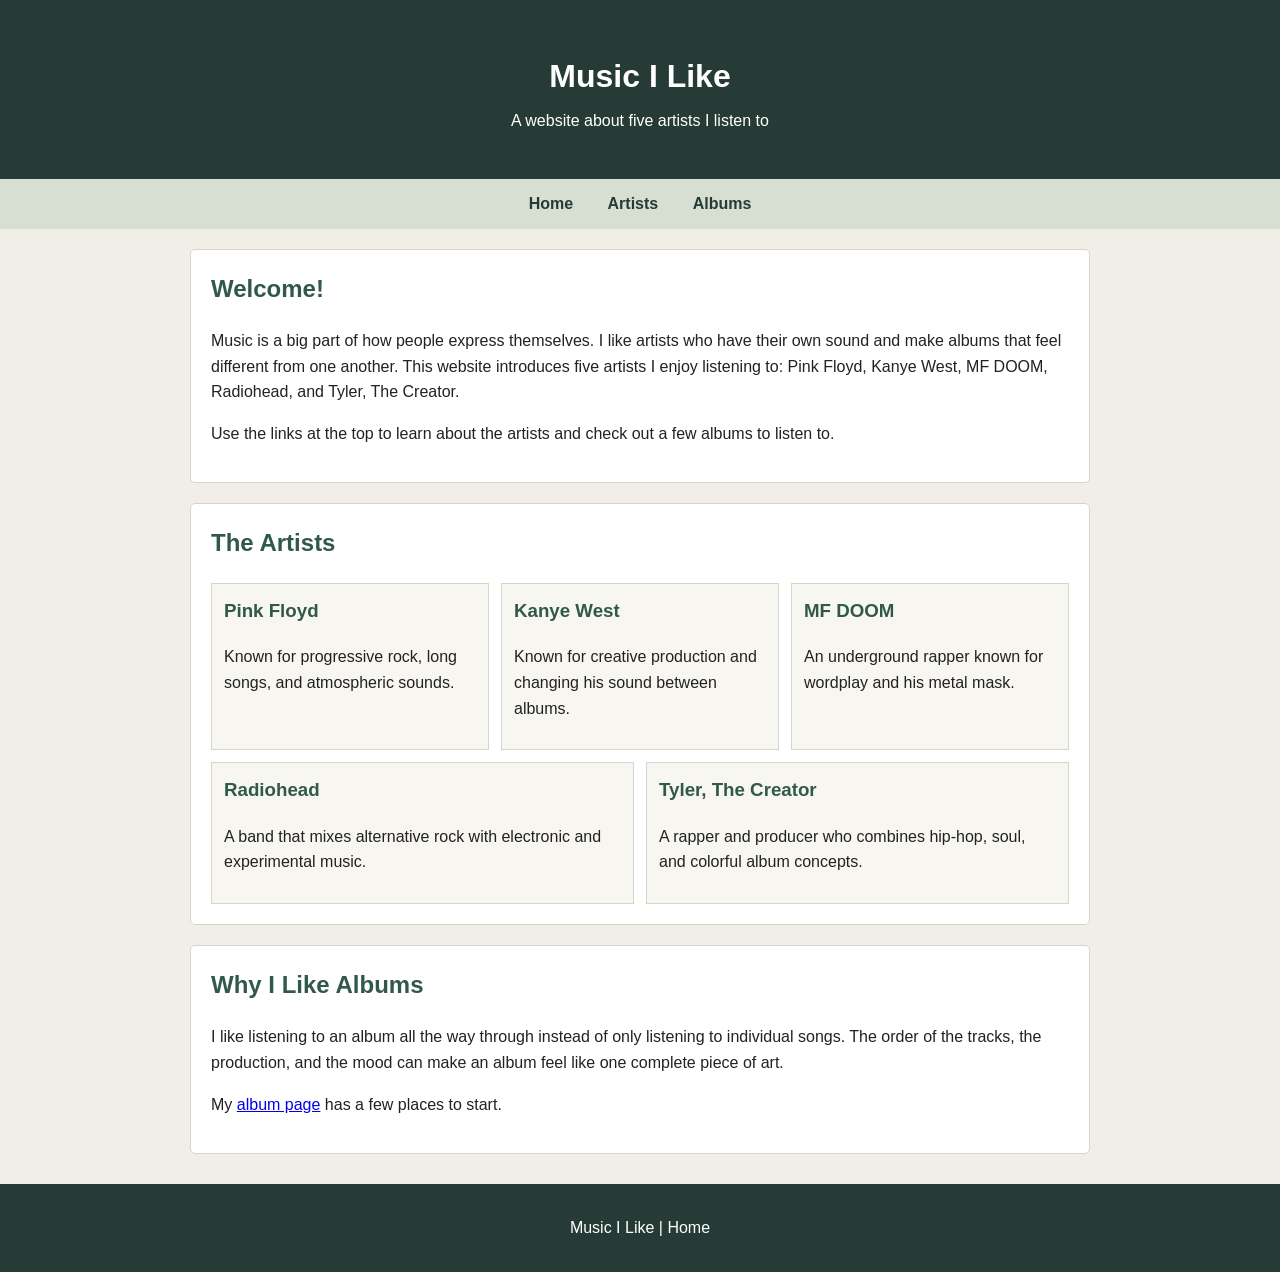
<file: index.html>
<!DOCTYPE html>
<html lang="en">
<head>
    <meta charset="UTF-8">
    <meta name="viewport" content="width=device-width, initial-scale=1.0">
    <title>Music I Like</title>
    <link rel="stylesheet" href="style.css">
</head>
<body>
    <header>
        <h1>Music I Like</h1>
        <p>A website about five artists I listen to</p>
    </header>

    <nav>
        <a href="index.html">Home</a>
        <a href="artists.html">Artists</a>
        <a href="albums.html">Albums</a>
    </nav>

    <main>
        <section>
            <h2>Welcome!</h2>
            <p>Music is a big part of how people express themselves. I like artists who have their own sound and make albums that feel different from one another. This website introduces five artists I enjoy listening to: Pink Floyd, Kanye West, MF DOOM, Radiohead, and Tyler, The Creator.</p>
            <p>Use the links at the top to learn about the artists and check out a few albums to listen to.</p>
        </section>

        <section>
            <h2>The Artists</h2>
            <div class="artist-list">
                <article>
                    <h3>Pink Floyd</h3>
                    <p>Known for progressive rock, long songs, and atmospheric sounds.</p>
                </article>
                <article>
                    <h3>Kanye West</h3>
                    <p>Known for creative production and changing his sound between albums.</p>
                </article>
                <article>
                    <h3>MF DOOM</h3>
                    <p>An underground rapper known for wordplay and his metal mask.</p>
                </article>
                <article>
                    <h3>Radiohead</h3>
                    <p>A band that mixes alternative rock with electronic and experimental music.</p>
                </article>
                <article>
                    <h3>Tyler, The Creator</h3>
                    <p>A rapper and producer who combines hip-hop, soul, and colorful album concepts.</p>
                </article>
            </div>
        </section>

        <section>
            <h2>Why I Like Albums</h2>
            <p>I like listening to an album all the way through instead of only listening to individual songs. The order of the tracks, the production, and the mood can make an album feel like one complete piece of art.</p>
            <p>My <a href="albums.html">album page</a> has a few places to start.</p>
        </section>
    </main>

    <footer>
        <p>Music I Like | Home</p>
    </footer>
</body>
</html>
</file>
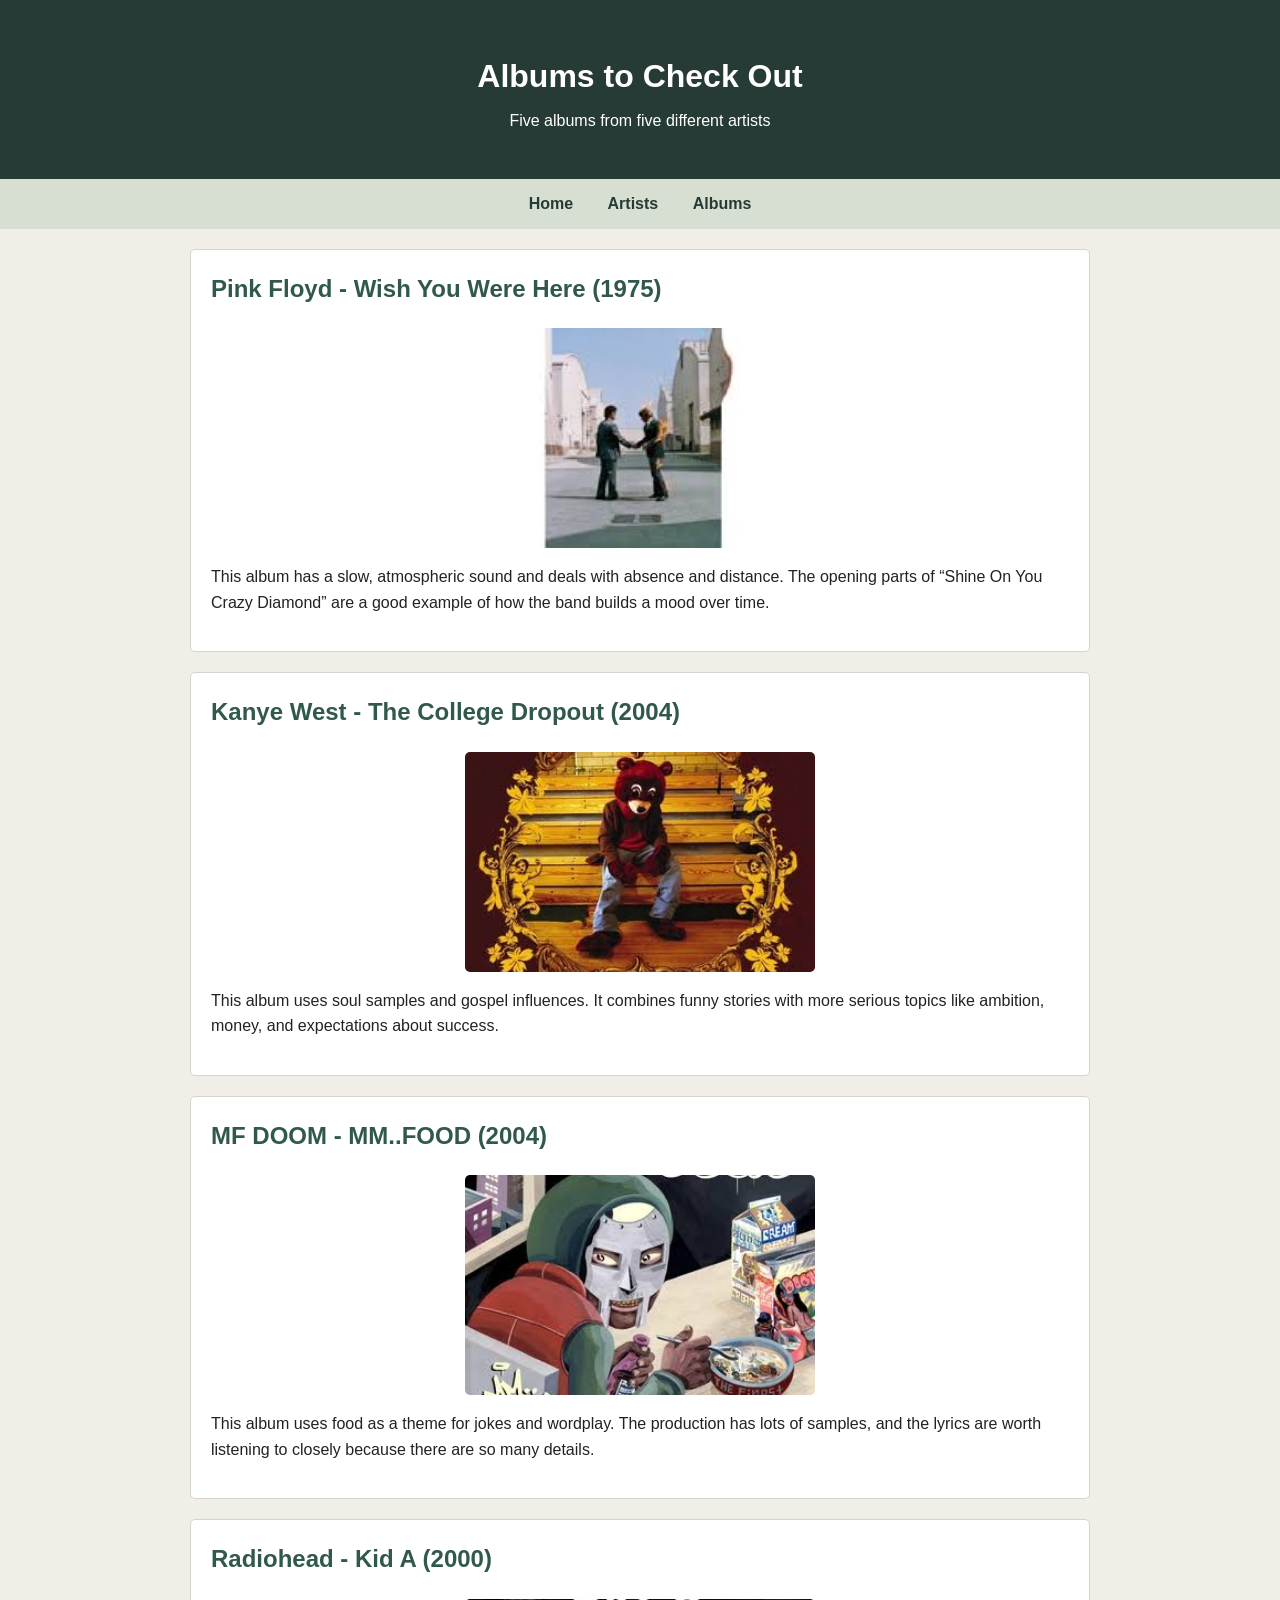
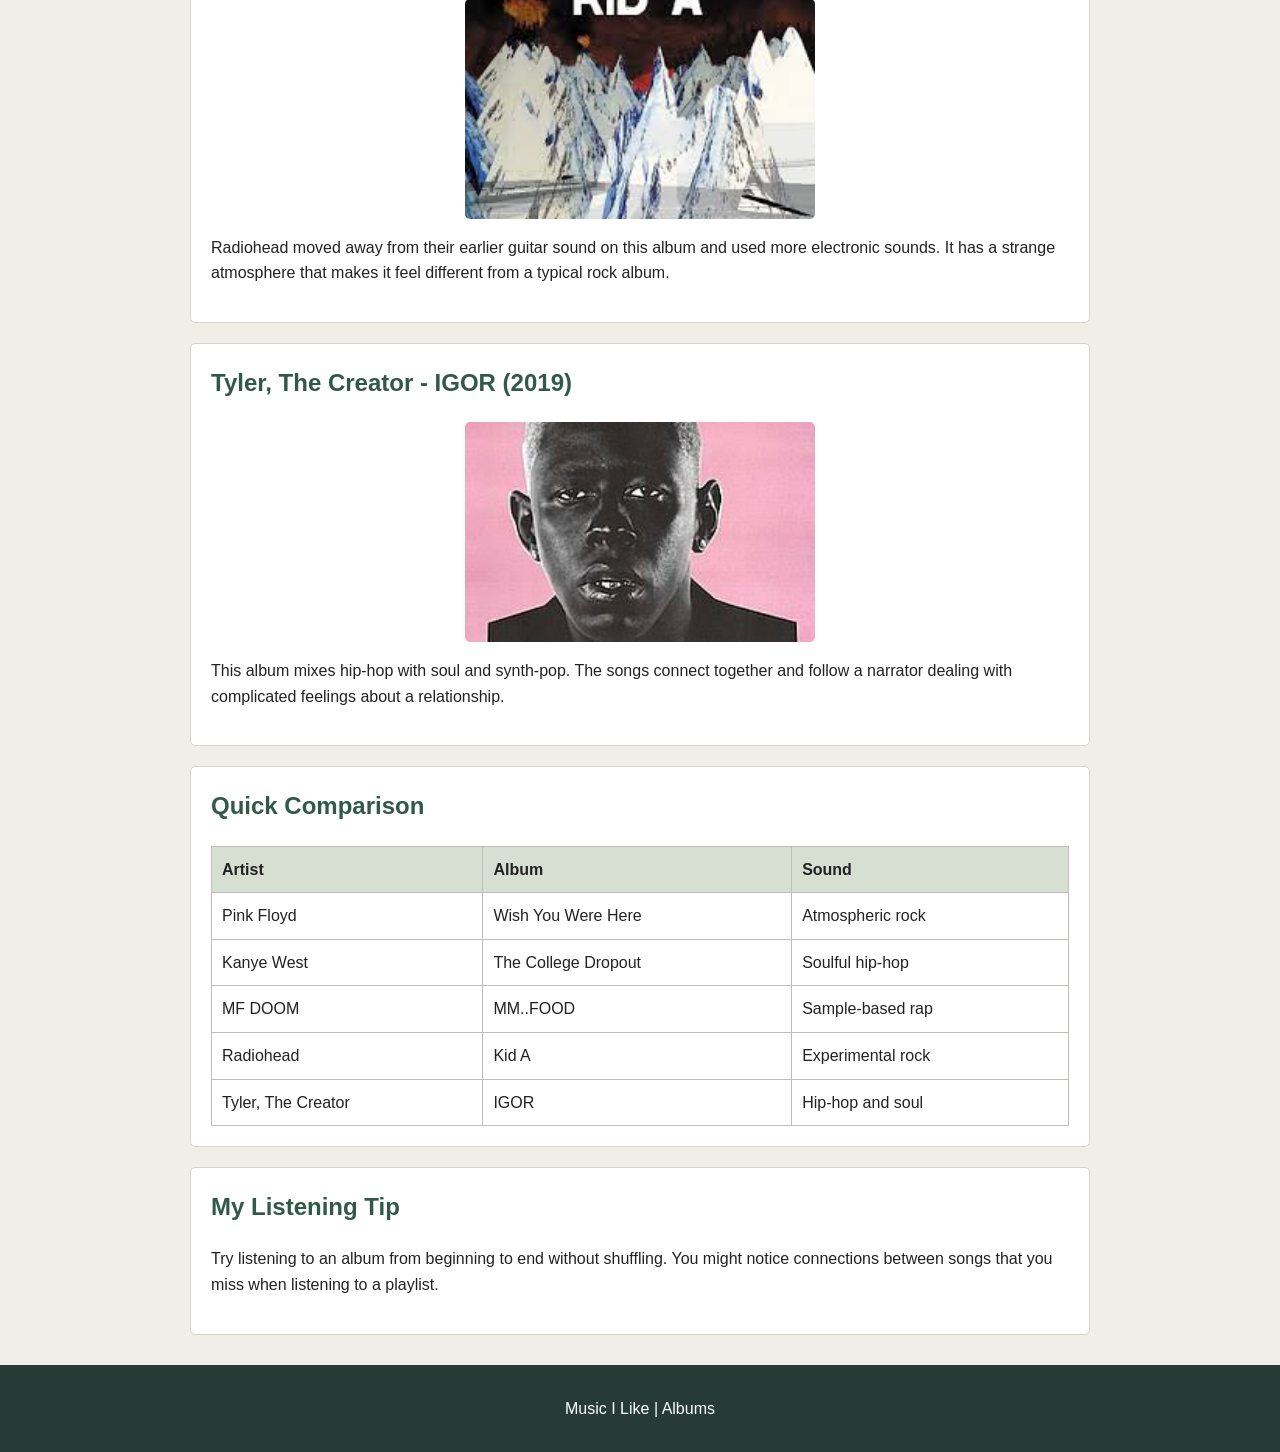
<file: albums.html>
<!DOCTYPE html>
<html lang="en">
<head>
    <meta charset="UTF-8">
    <meta name="viewport" content="width=device-width, initial-scale=1.0">
    <title>Albums - Music I Like</title>
    <link rel="stylesheet" href="style.css">
</head>
<body>
    <header>
        <h1>Albums to Check Out</h1>
        <p>Five albums from five different artists</p>
    </header>

    <nav>
        <a href="index.html">Home</a>
        <a href="artists.html">Artists</a>
        <a href="albums.html">Albums</a>
    </nav>

    <main>
        <section>
            <h2>Pink Floyd - Wish You Were Here (1975)</h2>
            <img src="img/wish-you-were-here.jpg"
                 alt="Wish You Were Here album cover"
                 class="artist-image">
            <p>This album has a slow, atmospheric sound and deals with absence and distance. The opening parts of “Shine On You Crazy Diamond” are a good example of how the band builds a mood over time.</p>
        </section>

        <section>
            <h2>Kanye West - The College Dropout (2004)</h2>
            <img src="img/college-dropout.jpg"
                 alt="The College Dropout album cover"
                 class="artist-image">
            <p>This album uses soul samples and gospel influences. It combines funny stories with more serious topics like ambition, money, and expectations about success.</p>
        </section>

        <section>
            <h2>MF DOOM - MM..FOOD (2004)</h2>
            <img src="img/mm-food.jpg"
                 alt="MM..FOOD album cover"
                 class="artist-image">
            <p>This album uses food as a theme for jokes and wordplay. The production has lots of samples, and the lyrics are worth listening to closely because there are so many details.</p>
        </section>

        <section>
            <h2>Radiohead - Kid A (2000)</h2>
            <img src="img/kid-a.jpg"
                 alt="Kid A album cover"
                 class="artist-image">
            <p>Radiohead moved away from their earlier guitar sound on this album and used more electronic sounds. It has a strange atmosphere that makes it feel different from a typical rock album.</p>
        </section>

        <section>
            <h2>Tyler, The Creator - IGOR (2019)</h2>
            <img src="img/igor.jpg"
                 alt="IGOR album cover"
                 class="artist-image">
            <p>This album mixes hip-hop with soul and synth-pop. The songs connect together and follow a narrator dealing with complicated feelings about a relationship.</p>
        </section>

        <section>
            <h2>Quick Comparison</h2>
            <table>
                <tr>
                    <th>Artist</th>
                    <th>Album</th>
                    <th>Sound</th>
                </tr>
                <tr>
                    <td>Pink Floyd</td>
                    <td>Wish You Were Here</td>
                    <td>Atmospheric rock</td>
                </tr>
                <tr>
                    <td>Kanye West</td>
                    <td>The College Dropout</td>
                    <td>Soulful hip-hop</td>
                </tr>
                <tr>
                    <td>MF DOOM</td>
                    <td>MM..FOOD</td>
                    <td>Sample-based rap</td>
                </tr>
                <tr>
                    <td>Radiohead</td>
                    <td>Kid A</td>
                    <td>Experimental rock</td>
                </tr>
                <tr>
                    <td>Tyler, The Creator</td>
                    <td>IGOR</td>
                    <td>Hip-hop and soul</td>
                </tr>
            </table>
        </section>

        <section>
            <h2>My Listening Tip</h2>
            <p>Try listening to an album from beginning to end without shuffling. You might notice connections between songs that you miss when listening to a playlist.</p>
        </section>
    </main>

    <footer>
        <p>Music I Like | Albums</p>
    </footer>
</body>
</html>
</file>
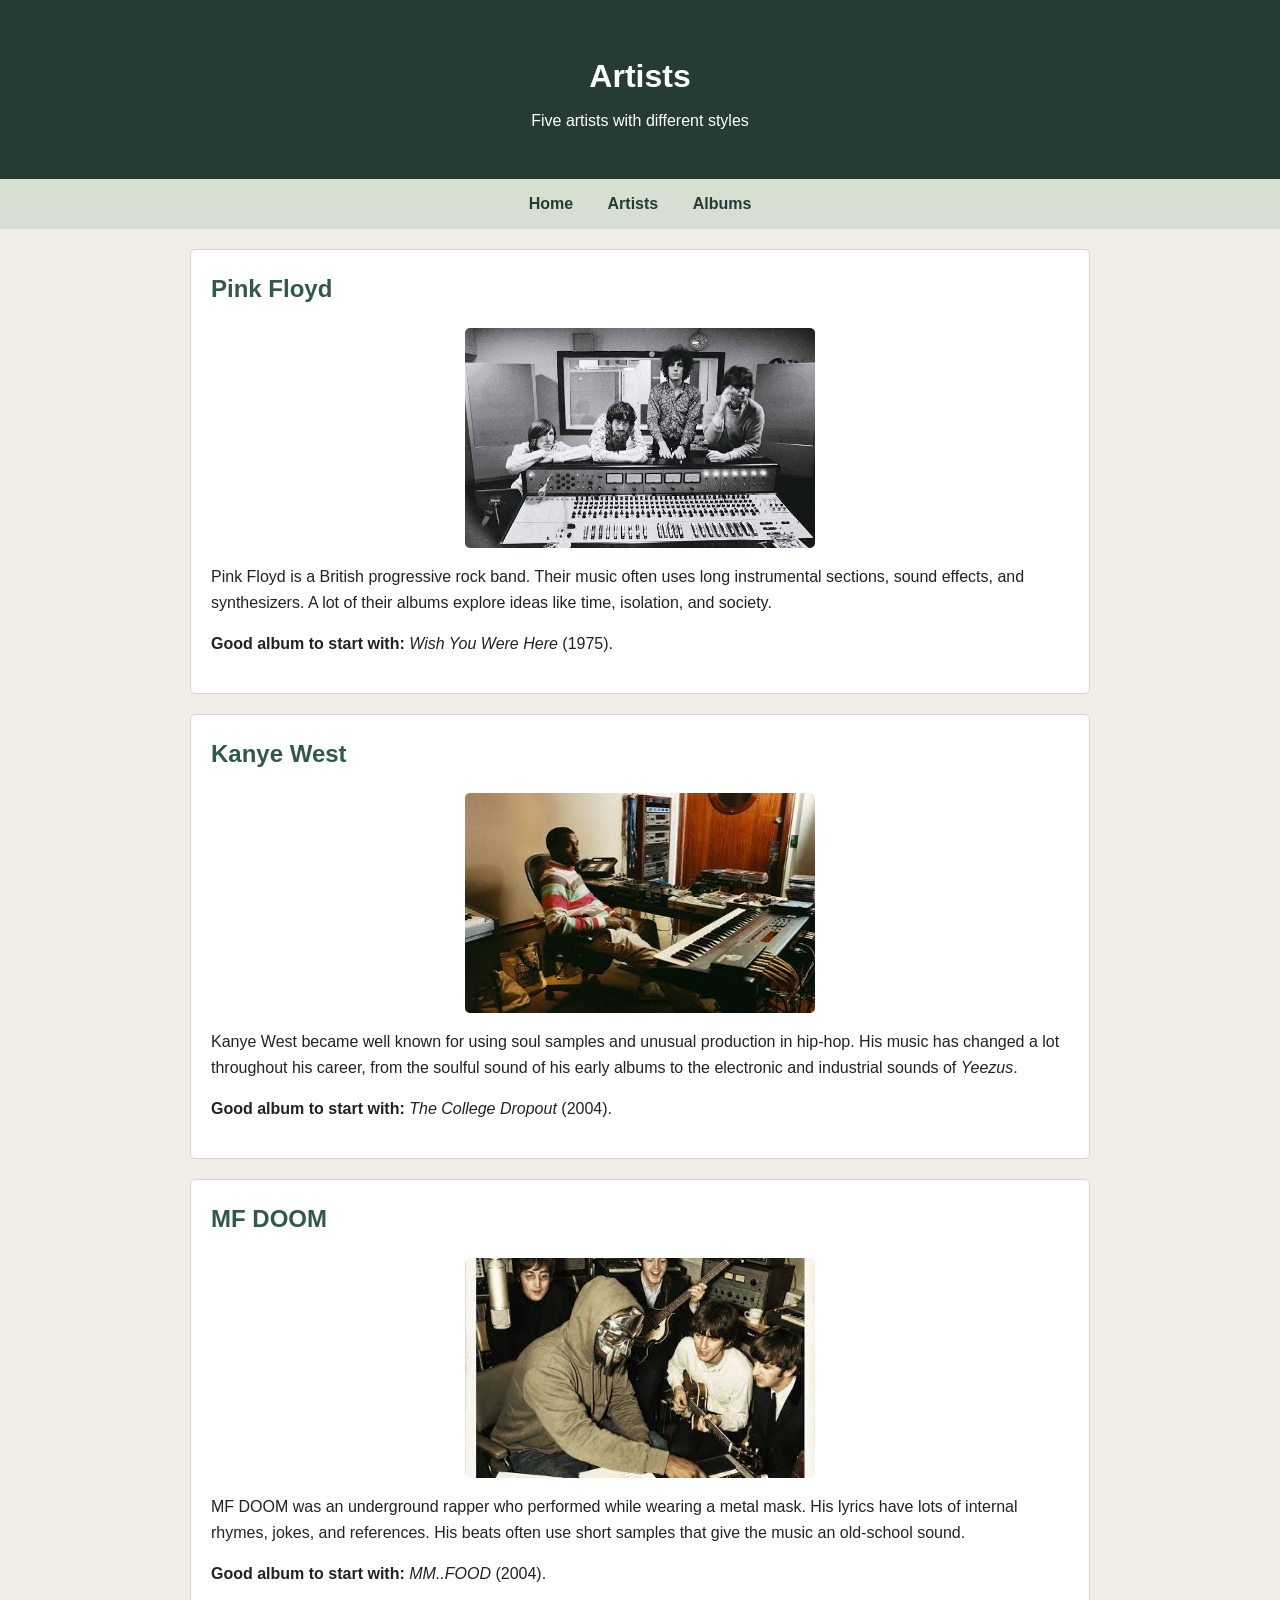
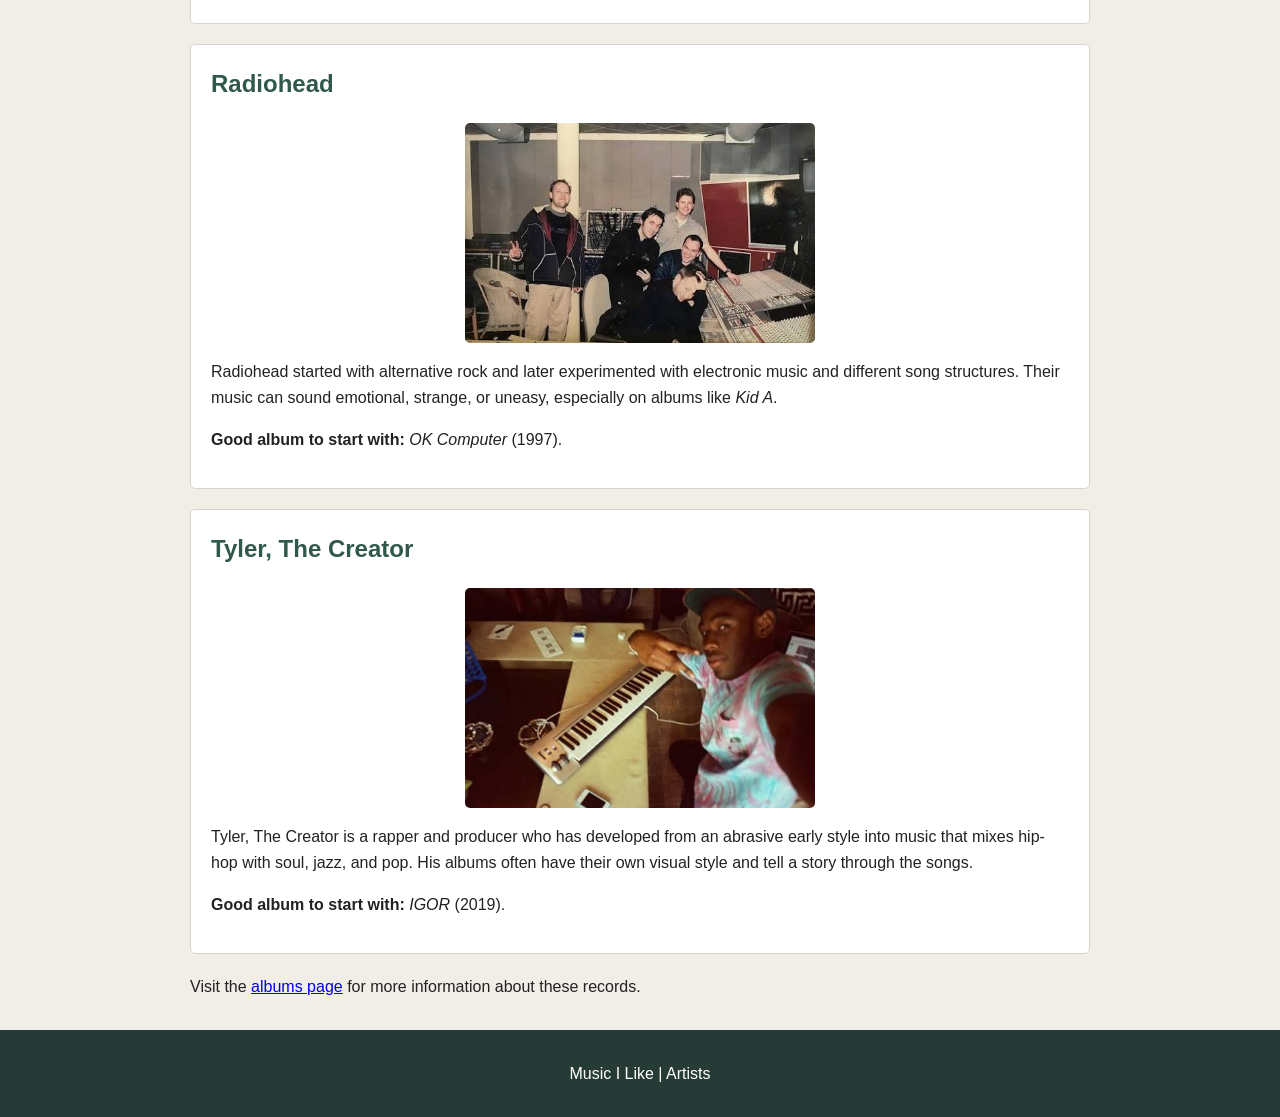
<file: artists.html>
<!DOCTYPE html>
<html lang="en">
<head>
    <meta charset="UTF-8">
    <meta name="viewport" content="width=device-width, initial-scale=1.0">
    <title>Artists - Music I Like</title>
    <link rel="stylesheet" href="style.css">
</head>
<body>
    <header>
        <h1>Artists</h1>
        <p>Five artists with different styles</p>
    </header>

    <nav>
        <a href="index.html">Home</a>
        <a href="artists.html">Artists</a>
        <a href="albums.html">Albums</a>
    </nav>

    <main>
        <section>
            <h2>Pink Floyd</h2>
            <img src="img/pink-floyd.jpg" alt="Pink Floyd" class="artist-image">
            <p>Pink Floyd is a British progressive rock band. Their music often uses long instrumental sections, sound effects, and synthesizers. A lot of their albums explore ideas like time, isolation, and society.</p>
            <p><strong>Good album to start with:</strong> <em>Wish You Were Here</em> (1975).</p>
        </section>

        <section>
            <h2>Kanye West</h2>
            <img src="img/kanye-west.jpg" alt="Kanye West" class="artist-image">
            <p>Kanye West became well known for using soul samples and unusual production in hip-hop. His music has changed a lot throughout his career, from the soulful sound of his early albums to the electronic and industrial sounds of <em>Yeezus</em>.</p>
            <p><strong>Good album to start with:</strong> <em>The College Dropout</em> (2004).</p>
        </section>

        <section>
            <h2>MF DOOM</h2>
            <img src="img/mf-doom.jpg" alt="MF DOOM" class="artist-image">
            <p>MF DOOM was an underground rapper who performed while wearing a metal mask. His lyrics have lots of internal rhymes, jokes, and references. His beats often use short samples that give the music an old-school sound.</p>
            <p><strong>Good album to start with:</strong> <em>MM..FOOD</em> (2004).</p>
        </section>

        <section>
            <h2>Radiohead</h2>
            <img src="img/radiohead.jpg" alt="Radiohead" class="artist-image">
            <p>Radiohead started with alternative rock and later experimented with electronic music and different song structures. Their music can sound emotional, strange, or uneasy, especially on albums like <em>Kid A</em>.</p>
            <p><strong>Good album to start with:</strong> <em>OK Computer</em> (1997).</p>
        </section>

        <section>
            <h2>Tyler, The Creator</h2>
            <img src="img/tyler-the-creator.jpg" alt="Tyler, The Creator" class="artist-image">
            <p>Tyler, The Creator is a rapper and producer who has developed from an abrasive early style into music that mixes hip-hop with soul, jazz, and pop. His albums often have their own visual style and tell a story through the songs.</p>
            <p><strong>Good album to start with:</strong> <em>IGOR</em> (2019).</p>
        </section>

        <p>Visit the <a href="albums.html">albums page</a> for more information about these records.</p>
    </main>

    <footer>
        <p>Music I Like | Artists</p>
    </footer>
</body>
</html>
</file>
<file: style.css>
body {
    background-color: #f1eee7;
    color: #222222;
    font-family: Arial, Helvetica, sans-serif;
    margin: 0;
    line-height: 1.6;
}

header {
    background-color: #263b35;
    color: white;
    text-align: center;
    padding: 30px 15px;
}

header h1 {
    margin-bottom: 5px;
}

header p {
    margin-top: 0;
}

nav {
    background-color: #d7dfd3;
    padding: 12px;
    text-align: center;
}

nav a {
    color: #263b35;
    text-decoration: none;
    margin: 0 15px;
    font-weight: bold;
}

nav a:hover {
    text-decoration: underline;
}

main {
    max-width: 900px;
    margin: 20px auto;
    padding: 0 20px;
}

section {
    background-color: white;
    margin-bottom: 20px;
    padding: 20px;
    border: 1px solid #d5d5ce;
    border-radius: 5px;
}

h2 {
    color: #31594a;
    margin-top: 0;
}

.artist-list {
    display: flex;
    flex-wrap: wrap;
    gap: 12px;
}

.artist-list article {
    background-color: #f7f6f1;
    border: 1px solid #d5d5ce;
    padding: 12px;
    flex: 1 1 220px;
}

.artist-list h3 {
    color: #31594a;
    margin-top: 0;
}

.artist-image {
    width: 100%;
    max-width: 350px;
    height: 220px;
    object-fit: cover;
    display: block;
    margin: 10px auto 15px;
    border-radius: 5px;
}

table {
    width: 100%;
    border-collapse: collapse;
}

th, td {
    border: 1px solid #bcbfb7;
    padding: 10px;
    text-align: left;
}

th {
    background-color: #d7dfd3;
}

footer {
    background-color: #263b35;
    color: white;
    text-align: center;
    padding: 15px;
    margin-top: 30px;
}

@media (max-width: 600px) {
    nav a {
        display: inline-block;
        margin: 5px 8px;
    }

    main {
        padding: 0 12px;
    }

    section {
        padding: 15px;
    }

    table {
        font-size: 14px;
    }
}
</file>
